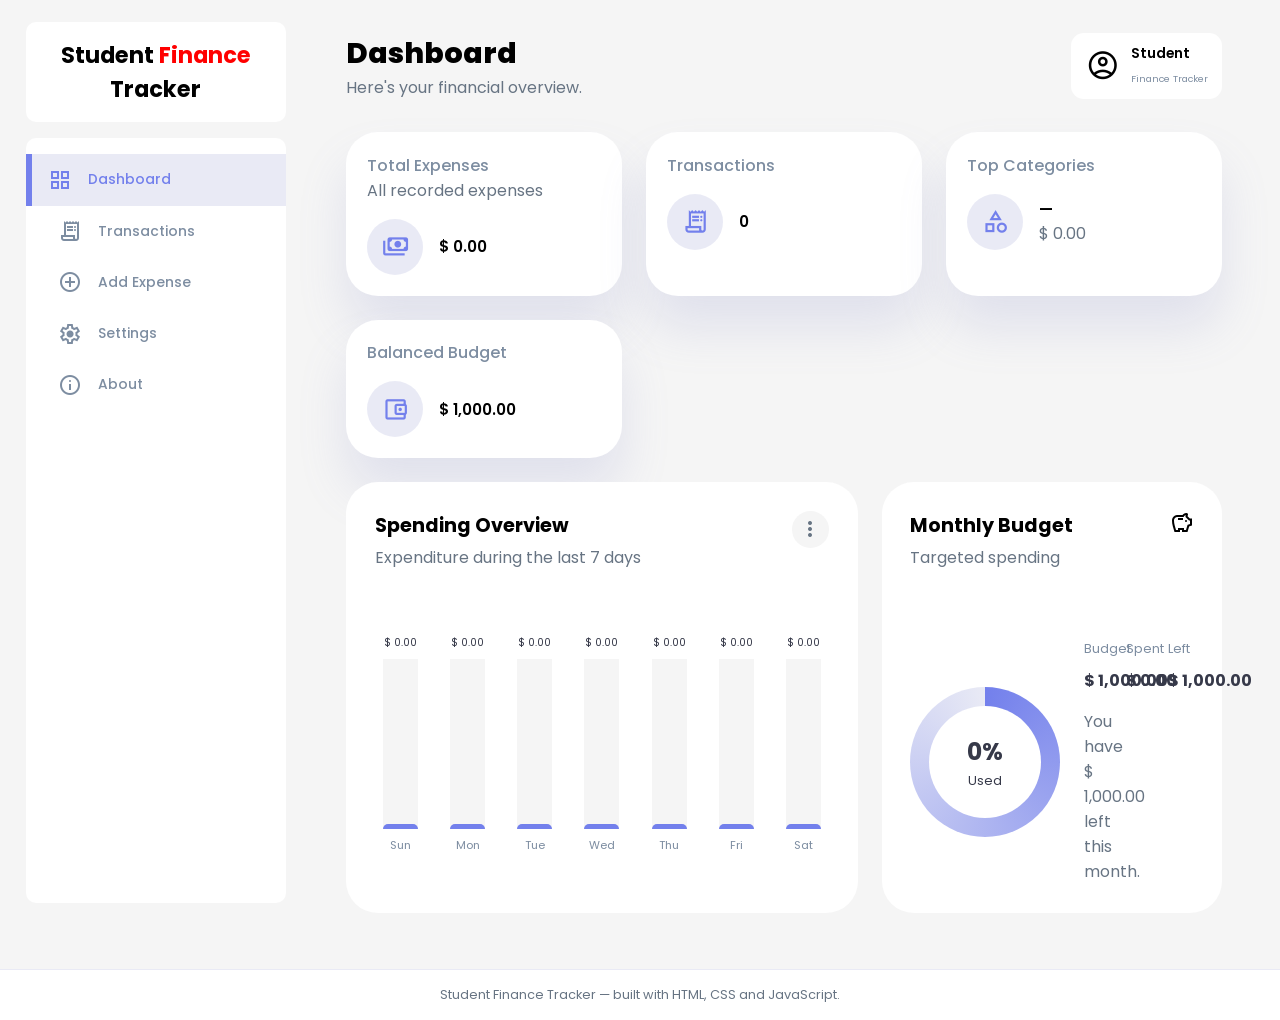
<file: index.html>
<!DOCTYPE html>
<html lang="en">
<head>
    <meta charset="UTF-8">
    <meta name="viewport" content="width=device-width, initial-scale=1.0">
    <title>Student Finance Tracker</title>
    <link rel="stylesheet" href="https://fonts.googleapis.com/css2?family=Material+Symbols+Outlined:opsz,wght,FILL,GRAD@24,400,0,0" />
    <link rel="preconnect" href="fonts.googleapis.com">
    <link rel="preconnect" href="https://fonts.gstatic.com" crossorigin>
    <link rel="stylesheet" href="https://fonts.googleapis.com/css2?family=Material+Symbols+Outlined:opsz,wght,FILL,GRAD@24,400,0,0">
    <link rel="stylesheet" href="https://fonts.googleapis.com/css2?family=Poppins:wght@400;500;600;700;800&display=swap">
    <link rel="stylesheet" href="https://fonts.googleapis.com/css2?family=Material+Symbols+Outlined:opsz,wght,FILL,GRAD@24,400,0,0" />
    <link rel="stylesheet" href="styles/styles.css">
</head>
<body>
    <a class="skip-link" href="#main-content">Skip to main content</a>

    <div class="container">
        
            <!-- aside section starts-->
         <aside>

            <div class="top">

                <div class="logo">
                    <h2>Student <span class="danger">Finance</span> Tracker</h2>
                </div>
            </div>
            <!--end of top section-->

            <div class="sidebar">
                <div>
                    <a href="#dashboard" class="nav-link">
                        <span class="material-symbols-outlined">grid_view</span>
                        <h3>Dashboard</h3>
                    </a>
                </div>
            
                <div>
                    <a href="#transactions" class="nav-link">
                        <span class="material-symbols-outlined">receipt_long</span>
                        <h3>Transactions</h3>
                    </a>
                </div>
                <div>
                    <a href="#add-expense" class="nav-link"> 
                        <span class="material-symbols-outlined">add_circle</span>
                        <h3>Add Expense</h3>
                    </a>
                </div>
                <div>
                    <a href="#settings" class="nav-link">
                        <span class="material-symbols-outlined">settings</span>
                        <h3>Settings</h3>
                    </a>
                </div>
                <div>
                    <a href="#about" class="nav-link" >
                        <span class="material-symbols-outlined">info</span>
                        <h3>About</h3>
                    </a>
            </div>

         
         <!-- aside section ends-->
        </aside> 
     

        <!-- main section starts-->
        <main id="main-content" tabindex="-1">

            <!--Top Section of the Dashboard-->
            <div class="main-top">
                <div>
                    <h1 id="page-title" tabindex="-1">Dashboard</h1>
                    <p id="page-subtitle">Here's your financial overview.</p>
                </div>
            

                <div class="profile">
                    <span class="material-symbols-outlined">account_circle</span>
                    <div>
                        <h3>Student</h3>
                        <small>Finance Tracker</small>
                    </div>    
                </div>
            </div>

            <p id="app-message" class="app-message" role="status" aria-live="polite"></p>

            <!--Dashboard Section-->
            <section id="dashboard" class="dashboard page-section">

                <!--Summary of Cards -->
                <div class="summary-cards">


                    <div class="card">
                        <div class="card-header">
                            <h3>Total Expenses</h3>
                            <p>All recorded expenses</p>
                        </div>

                        <div class="card-content">
                            <div class="card-icon">
                                <span class="material-symbols-outlined">
                                    payments
                                </span>
                            </div>

                            <div class="card-info">
                                <h2 id="total-spent">$300</h2>
                            </div>
                        </div>
                    </div>
                    

                
                    <!--Number of transactions card-->
                    <div class="card">
                        <div class="card-header">
                            <h3>Transactions</h3>
                        </div>

                        <div class="card-content">
                            <div class="card-icon">
                                <span class="material-symbols-outlined">
                                    receipt_long
                                </span>
                            </div>

                            <div class="card-info">
                                <h2 id="transaction-count">24</h2>
                            </div>
                        </div>
                    </div>


                    <!--Top Categories card-->
                    <div class="card">
                        <div class="card-header">
                            <h3>Top Categories</h3>
                        </div>
                        
                        <div class="card-content">
                            <div class="card-icon">
                                <span class="material-symbols-outlined">
                                    category
                                </span>
                            </div>

                            <div class="card-info">
                                <h2 id="top-category">Food</h2>
                                <p id="top-category-total"></p>
                            </div>
                        </div>
                    </div>


                    <!--Current Budget card-->
                    <div class="card">
                        <div class="card-header">
                            <h3>Balanced Budget</h3>
                        </div>

                        <div class="card-content">
                            <div class="card-icon">
                                <span class="material-symbols-outlined">
                                    account_balance_wallet
                                </span>
                            </div>

                            <div class="card-info">
                                <h2 id="dashboard-target">$1,000</h2>
                            </div>
                        </div>
                    </div>
                </div>    
                <!--Middle section of the Dashboard-->

                <div class="dashboard-grid">

                    <!--Spending overview-->
                    <div class="panel spending-overview">

                        <div class="panel-header">
                            <div>
                                <h2>Spending Overview</h2>
                                <p>Expenditure during the last 7 days</p>
                            </div>

                            <button class="icon-button" aria-label="More options">
                                <span class="material-symbols-outlined">
                                    more_vert
                                </span>
                            </button>
                        </div>


                        <!---Graphical representation with a chart-->
                        <div class="chart" id="chart">
                            <div class="chart-item">
                                <small>$50</small>
                                <div class="bar-container">
                                    <div class="bar" style="height: 40%;"></div>
                                </div>
                                <span>Mon</span>
                            </div>
                    
                            <div class="chart-item">
                                <small>$100</small>
                                <div class="bar-container">
                                    <div class="bar" style="height: 65%;"></div>
                                </div>
                                <span>Tues</span>
                            </div>

                            <div class="chart-item">
                                <small>$170</small>
                                <div class="bar-container">
                                    <div class="bar" style="height: 30%;"></div>
                                </div>
                                <span>Weds</span>
                            </div>

                            <div class="chart-item">
                                <small>$90</small>
                                <div class="bar-container">
                                    <div class="bar" style="height: 80%;"></div>
                                </div>
                                <span>Thurs</span>
                            </div>

                            <div class="chart-item">
                                <small>$150</small>
                                <div class="bar-container">
                                    <div class="bar" style="height: 55%;"></div>
                                </div>
                                <span>Fri</span>
                            </div>

                            <div class="chart-item">
                                <small>$300</small>
                                <div class="bar-container">
                                    <div class="bar" style="height: 90%;"></div>
                                </div>
                                <span>Sat</span>
                            </div>

                            <div class="chart-item">
                                <small>$30</small>
                                <div class="bar-container">
                                    <div class="bar" style="height: 45%;"></div>
                                </div>
                                <span>Sun</span>
                            </div>
                        </div>

                    </div>
                    
                    <!--Budget Target-->
                    <div class="panel budget-panel">
                        <div class="panel-header">
                            <div>
                                <h2>Monthly Budget</h2>
                                <p>Targeted spending</p>
                            </div>

                            <span class="material-symbols-outlined">
                                savings
                            </span>
                        </div>

                        <div class="budget-content">
                            <!-- Circular Progress -->
                            <div class="budget-circle">
                                <div>
                                    <strong id="budget-percent">82%</strong>
                                    <span>Used</span>
                                </div>
                            </div>
                            
                            <!-- Budget Details -->
                            <div class="budget-details">
                                <div class="budget-item">
                                    <span>Budget</span>
                                    <strong id="budget-total">$1000</strong>
                                </div>

                                <div class="budget-item">
                                    <span>Spent</span>
                                    <strong id="budget-spent">$800</strong>
                                </div>

                                <div class="budget-item">
                                    <span>Left</span>
                                    <strong id="budget-left">$200</strong>
                                </div>
                                <p id="budget-status" class="budget-status" role="status" aria-live="polite"></p>
                            </div>
                        </div>
                    </div>
                </div>        
            </section>

            <!--Transactions section-->
            <section id="transactions" class="page-section">
                <div class="transaction-header">
                    <a href="#add-expense" class="primary-button">
                        <span class="material-symbols-outlined">add</span>
                        Add Expense
                    </a>
                </div>

                <div class="transaction-toolbar">

                    <div class="search-box">
                        <span class="material-outlined">search</span>
                        <input 
                            type="search"
                            id="search"
                            placeholder="search transactions"
                            aria-label="search transactions">
                    </div>

                    <select id="category-filter" aria-label="Filter by category">
                        <option value="all">All Categories</option>
                        <option value="food">Food</option>
                        <option value="books">Books</option>
                        <option value="transport">Transport</option>
                        <option value="entertainment">Entertainmentzzz</option>
                        <option value="fees">Fees</option>
                        <option value="other">Other</option>
                    </select>

                    <select id="sort-by" aria-label="Sort transactions">
                        <option value="date-desc">Latest</option>
                        <option value="date-asc">Oldest</option>
                        <option value="amount-desc">Highest Amount</option>
                        <option value="amount-asc">Lowest Amount</option>
                        <option value="name-asc">Name A-Z</option>
                    </select>

                </div> 
                
                <br><br>

                <div class="panel transactions-panel">
                    <div class="table-container">

                        <table>
                            <thead>
                                <tr>
                                    <th>Description</th>
                                    <th>Category</th>
                                    <th>Date</th>
                                    <th>Amount</th>
                                    <th>Actions</th>
                                </tr>
                            </thead>

                            <tbody id="transactions-body">
                                <!--Javascript will create the elements for the table here-->
                            </tbody>
                        </table>
                    </div>
                </div>

            </section>

            <!--Add Expense Section-->
            <section id ="add-expense" class="page-section">

                <div class="form-panel">

                    <form id="expense-form" novalidate>

                        <div class="form-grid">

                            <div class="form-group">

                                <label for="description">Description</label>

                                <input
                                    type="text"
                                    id="description"
                                    name="description"
                                    placeholder="e.g. Breakfast"
                                    aria-describedby="description-error"
                                    required
                                >    
                                <small id="description-error" class="error-message"></small>
                            </div>

                            <div class="form-group">
                                <label for="amount">Amount</label>

                                <div class="amount-input">
                                    <span>$</span>
                                    <input 
                                        type="text"
                                        id="amount"
                                        name="amount"
                                        placeholder="0.00"
                                        inputmode="decimal"
                                        aria-describedby="amount-error"
                                        required
                                >    
                                </div>

                                <small id="amount-error" class="error-message"></small>
                            </div>

                            <div class="form group">
                                <label for="category">Category</label>
                                <input
                                    type="text"
                                    id="category"
                                    name="category"
                                    placeholder="e.g. Transport"
                                    aria-describedby="category-error"
                                    required
                                >
                                <small id="category-error" class="error-message"></small>    
                            </div>

                            <div class="form group">
                                <label for="date">Date</label>
                                <input 
                                    type="date"
                                    id="date"
                                    name="date"
                                    aria-describedby="date-error"
                                    required
                                >
                                <small id="date-error" class="error-message"></small>
                            </div>

                        </div>

                        <div class="form-action">
                            <button type="reset" class="secondary-button">
                                Cancel
                            </button>

                            <button type="submit" class="primary-button">
                                <span classs="material-symbols-outlined">save</span>
                                Save 
                            </button>
                        </div>
                    
                    </form>

                </div>
            </section>

            <!--Settings Section-->
            <section id="settings" class="page-section">

                <div class="settings-grid">

                    <div class="settings-card">
                        <div class="setting-icons">
                            <span class="material-symbols-outlined">
                                currency_exchange
                            </span>
                        </div>

                        <div>
                            <h2>Currency</h2>
                            <p>Choose your preferred currency. Exchange rates are manual, with USD as the base.</p>
                        </div>

                        <select id="base-currency">
                            <option value="USD">US Dollar (USD)</option>
                            <option value="EUR">Euro (EUR)</option>
                            <option value="RWF">Rwandan Franc (RWF)</option>
                        </select>
                        <label for="rate-eur">EUR per USD</label>
                        <input type="number" id="rate-eur" min="0" step="any">
                        <label for="rate-rwf">RWF per USD</label>
                        <input type="number" id="rate-rwf" min="0" step="any">
                        <button type="button" class="secondary-button" id="save-currency-settings">Save currency settings</button>
                    </div>

                    <div class="panel settings-card">
                        <div class="settings-icon">
                            <span class="material-symbols-outlined">flags</span>
                        </div>

                        <div>
                            <h2>Monthly Target</h2>
                            <p>Set your max monthly spending</p>
                        </div>

                        <input 
                            type="number"
                            id="monthly-target"
                            placeholder="300000"
                            min="0"
                            step="0.01"
                        >
                        <button type="button" class="secondary-button" id="save-target">Save target</button>
                    </div>

                    <div class="panel setting-cards">
                        <div class="settings-icon">
                            <span class="material-symbols-outlined">database</span>
                        </div>

                        <div>
                            <h2>Data</h2>
                            <p>Export or import your transactions here.</p>
                        </div>

                        <div class="settings-actions">
                            <button class="secondary-button" id="export-data">
                                <span class="material-symbols-outlined">download</span>
                                Export
                            </button>

                            <label for="import-data" class="secondary-button">
                                <span class="material-symbols-outlined">upload</span>
                                Import
                            </label>

                            <input 
                                type="file"
                                id="import-data"
                                accept=".json"
                                hidden
                            >
                        </div>
                    </div>

                </div>

            </section>


            <!--The About section-->
            <section id="about" class="page-section">

                <div class="about-panel">
                    <span class="material-symbols-outlined">
                        account_balance_wallet
                    </span>

                    <h2>Student Finance tracker</h2>

                    <p>
                        Student Finance Tracker is a simple web application designed to help student record, monitor and be aware of their financial spending daily
                    </p>

                    <div class="about-details">

                        <div>
                            <span>Built with HTML, CSS and JAvaScript by BOYO DAVID for ALU</span>
                        </div>

                        <div>
                            <span>It operates on mobile, tablet, laptops and even desktops</span>
                        </div>

                        <div>
                            <span>Your data is stored locally on your browser</span>
                        </div>
                    </div>

                    <footer>
                        <p>Contact: <a href="https://github.com/dboyo-lgtm"> My Github page</a></p>

                        <p>My email: <a href="d.boyo@alustudent.com">"d.boyo@alustudent.com"</a></p>
                    </footer>

                </div>
            </section>

            
        </main>
        <!-- main section ends-->


    
    </div>

    <footer class="site-footer">
        <p>Student Finance Tracker — built with HTML, CSS and JavaScript.</p>
    </footer>

    <script type="module" src="scripts/main.js"></script>
     
    
</body>
</html>
</file>
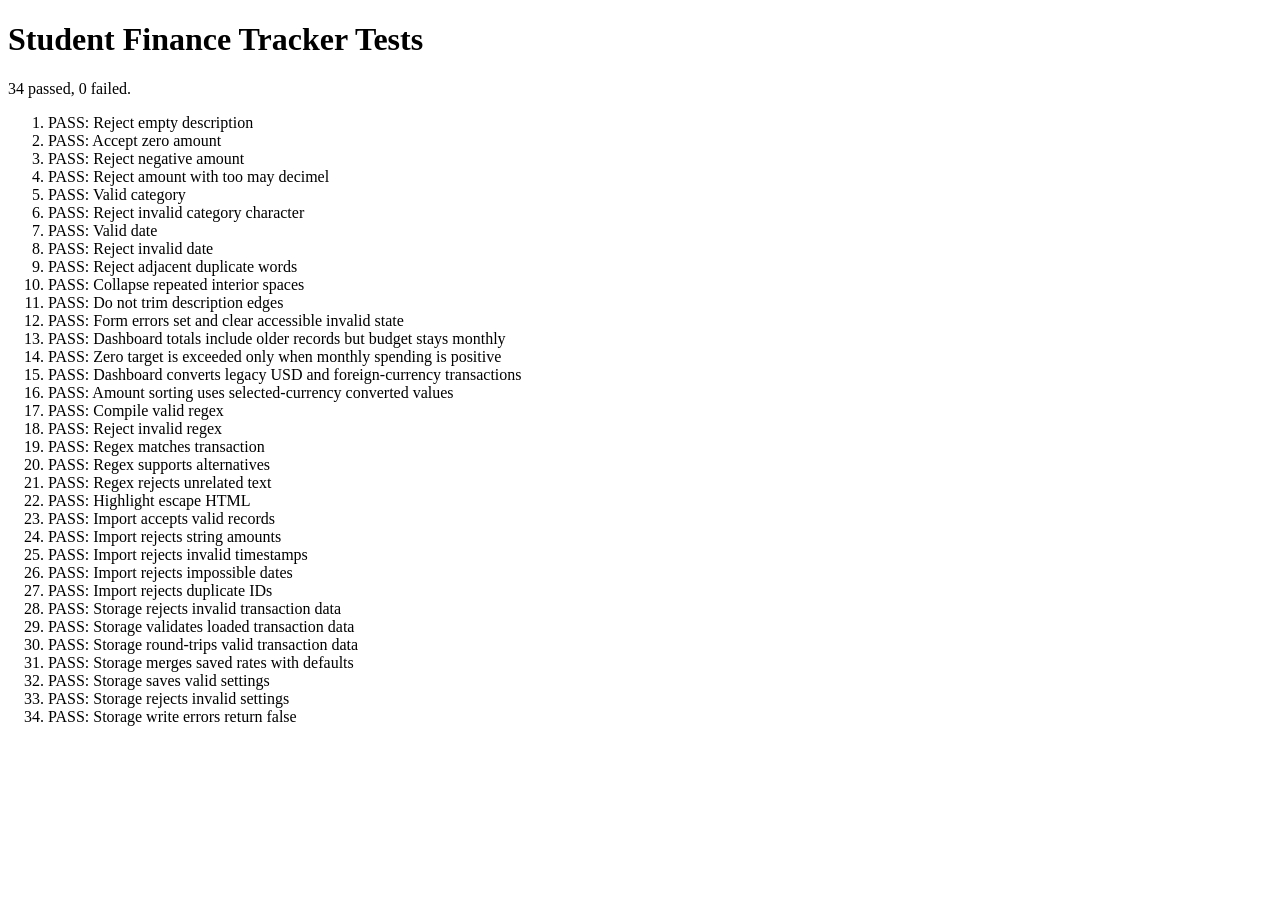
<file: test.html>
<!DOCTYPE html>
<html lang="en">
<head>
    <meta charset="UTF-8">
    <meta name="viewport" content="width=device-width, initial-scale=1.0">
    <title>Student Finance Tracker Test</title>
</head>
<body>
    
    <!--Display the test page heading-->
    <h1>Student Finance Tracker Tests</h1>
    <p id="summary" aria-live="polite">Running tests...</p>

    <ol id="results"></ol>
    

    <script type="module">
//Imports all the data from all the other javascript files

        import {
            valid,
            normalizeDescription,
            validateImport
        } from "./scripts/validator.js";
        import {
            loadData,
            loadSettings,
            saveData,
            saveSettings
        } from "./scripts/storage.js";

        import {
            compileRegex,
            matches,
            highlight,
        } from "./scripts/search.js";

        import { load } from "./scripts/storage.js";
        import {
            setFormError,
            clearFormErrors,
            dashboardStats,
            filterTransactions
        } from "./scripts/ui.js";

        //Find the HTML elements used to display results.
        const results = document.querySelector("#results");
        const summary = document.querySelector("#summary");

        let passed = 0;
        let failed = 0;
        // The test runner function used to execute test, callbacks and gives outcomes to the DOM
        function test(name, callback) {
            const item = document.createElement("li");

        try {
            if(!callback()) {
                throw new Error("Test returned false");
            }

            item.textContent = `PASS: ${name}`;
            item.className = "pass";

            passed++;

        } catch (error) {

            item.textContent =
                `FAIL: ${name} - ${error.message}`;
            
            item.className = "fail";
            
            failed++;
        }
        
        results.appendChild(item);
        }
        //ALL FIELD VALIDATION TESTs
       
        test("Reject empty description", () =>
            !valid("", "description")
        );
        
        test("Accept zero amount", () =>
            valid("0", "amount")
        );

        test("Reject negative amount", () =>
            !valid("-5", "amount")
        );
        test("Reject amount with too may decimel", () =>
            !valid("12.555", "amount")
        );
        test("Valid category", () =>
            valid("Transport", "category")
        );
        test("Reject invalid category character", () =>
            !valid("<script>", "category")
        );
        test("Valid date", () =>
            valid("2026-10-10", "date")
        );
        test("Reject invalid date", () =>
            !valid("2026-02-30", "date")
        );
        test("Reject adjacent duplicate words", () =>
            !valid("Coffee coffee", "description")
        );
        test("Collapse repeated interior spaces", () =>
            normalizeDescription("Bus   ticket") === "Bus ticket"
        );
        test("Do not trim description edges", () =>
            !valid(normalizeDescription(" Bus ticket "), "description")
        );
        test("Form errors set and clear accessible invalid state", () => {
            const fixture = document.createElement("div");
            fixture.innerHTML = `
                <input id="description">
                <small id="description-error"></small>
                <input id="amount">
                <small id="amount-error"></small>
                <input id="category">
                <small id="category-error"></small>
                <input id="date">
                <small id="date-error"></small>
            `;
            document.body.appendChild(fixture);

            try {
                setFormError("description", "Invalid description.");
                const setState =
                    fixture.querySelector("#description").getAttribute("aria-invalid") === "true" &&
                    fixture.querySelector("#description-error").textContent === "Invalid description.";

                clearFormErrors();
                return setState &&
                    !fixture.querySelector("#description").hasAttribute("aria-invalid") &&
                    fixture.querySelector("#description-error").textContent === "";
            } finally {
                fixture.remove();
            }
        });
        test("Dashboard totals include older records but budget stays monthly", () => {
            const now = new Date();
            const currentDate = `${now.getFullYear()}-${String(now.getMonth() + 1).padStart(2, "0")}-01`;
            const stats = dashboardStats([
                { date: "2025-01-01", amount: 80, category: "Books" },
                { date: currentDate, amount: 20, category: "Food" }
            ], { currency: "USD", target: 100 });

            return stats.count === 2 &&
                stats.total === 100 &&
                stats.monthlyTotal === 20 &&
                stats.topCategory === "Books";
        });
        test("Zero target is exceeded only when monthly spending is positive", () => {
            const now = new Date();
            const currentDate = `${now.getFullYear()}-${String(now.getMonth() + 1).padStart(2, "0")}-01`;
            const below = dashboardStats([], { currency: "USD", target: 0 });
            const over = dashboardStats([
                { date: currentDate, amount: 1, category: "Food" }
            ], { currency: "USD", target: 0 });

            return !below.overBudget && over.overBudget;
        });
        test("Dashboard converts legacy USD and foreign-currency transactions", () => {
            const now = new Date();
            const currentDate = `${now.getFullYear()}-${String(now.getMonth() + 1).padStart(2, "0")}-01`;
            const rates = { EUR: 0.92, RWF: 1400 };
            const convertAmount = (amount, from, to, exchangeRates) => {
                const usd = from === "EUR" ? amount / exchangeRates.EUR
                    : from === "RWF" ? amount / exchangeRates.RWF
                    : amount;
                return to === "EUR" ? usd * exchangeRates.EUR
                    : to === "RWF" ? usd * exchangeRates.RWF
                    : usd;
            };
            const stats = dashboardStats([
                { date: currentDate, amount: 100, category: "Food" },
                { date: currentDate, amount: 46, currency: "EUR", category: "Books" }
            ], { currency: "RWF", target: 300000, rates }, convertAmount);

            return stats.total === 210000 &&
                stats.monthlyTotal === 210000 &&
                stats.budget === 300000;
        });
        test("Amount sorting uses selected-currency converted values", () => {
            const rates = { EUR: 0.92, RWF: 1400 };
            const convertAmount = (amount, from, to, exchangeRates) => {
                const usd = from === "EUR" ? amount / exchangeRates.EUR
                    : from === "RWF" ? amount / exchangeRates.RWF
                    : amount;
                return to === "EUR" ? usd * exchangeRates.EUR
                    : to === "RWF" ? usd * exchangeRates.RWF
                    : usd;
            };
            const transactions = [
                { id: "usd", amount: 100, date: "2026-01-01", currency: "USD" },
                { id: "eur", amount: 50, date: "2026-01-02", currency: "EUR" }
            ];
            const sorted = filterTransactions(
                transactions,
                { sort: "amount-desc" },
                transaction => convertAmount(
                    transaction.amount,
                    transaction.currency,
                    "RWF",
                    rates
                )
            );

            return sorted.data[0].id === "usd";
        });
        test("Compile valid regex", () =>
            compileRegex("coffee") instanceof RegExp
        );
        test("Reject invalid regex", () =>
            compileRegex("[") === null
        );
        test("Regex matches transaction", () =>
            matches("Coffee at campus", compileRegex("coffee"))
        );
        test("Regex supports alternatives", () =>
            !matches("Bus ticket", compileRegex("coffee|tea"))
        );
        test("Regex rejects unrelated text", () =>
            !matches("Bus ticket", compileRegex("coffee"))
        );
        test("Highlight escape HTML", () =>
            highlight("<script>", null) === "&lt;script&gt;"
        );
        const validImportRecord = (overrides = {}) => ({
            id: "rec_1",
            description: "Lunch",
            amount: 12.5,
            category: "Food",
            date: "2026-10-10",
            createdAt: "2026-10-10T12:00:00.000Z",
            updatedAt: "2026-10-10T12:00:00.000Z",
            ...overrides
        });

        test("Import accepts valid records", () =>
            validateImport([validImportRecord()])
        );
        test("Import rejects string amounts", () =>
            !validateImport([validImportRecord({ amount: "12.50" })])
        );
        test("Import rejects invalid timestamps", () =>
            !validateImport([validImportRecord({ createdAt: "not a timestamp" })])
        );
        test("Import rejects impossible dates", () =>
            !validateImport([validImportRecord({ date: "2026-02-30" })])
        );
        test("Import rejects duplicate IDs", () => {
            return !validateImport([
                validImportRecord(),
                validImportRecord({
                    description: "Books",
                    date: "2026-10-11",
                    id: "rec_1"
                })
            ]);
        });

        test("Storage rejects invalid transaction data", () =>
            !saveData([{ id: "invalid" }])
        );
        test("Storage validates loaded transaction data", () => {
            const key = "student-finance-data";
            const previous = localStorage.getItem(key);

            try {
                localStorage.setItem(key, JSON.stringify([{ id: "invalid" }]));
                return loadData().length === 0;
            } finally {
                if (previous === null) localStorage.removeItem(key);
                else localStorage.setItem(key, previous);
            }
        });
        test("Storage round-trips valid transaction data", () => {
            const key = "student-finance-data";
            const previous = localStorage.getItem(key);

            try {
                const records = [validImportRecord()];
                return saveData(records) &&
                    JSON.stringify(loadData()) === JSON.stringify(records);
            } finally {
                if (previous === null) localStorage.removeItem(key);
                else localStorage.setItem(key, previous);
            }
        });
        test("Storage merges saved rates with defaults", () => {
            const key = "student-finance-settings";
            const previous = localStorage.getItem(key);

            try {
                localStorage.setItem(key, JSON.stringify({
                    currency: "USD",
                    target: 1000,
                    rates: { EUR: 0.95 }
                }));
                const settings = loadSettings({
                    currency: "USD",
                    target: 1000,
                    monthlyBudget: 1000,
                    categories: [],
                    exchangeRates: { EUR: 0.92, RWF: 1400, CAD: 1.36 }
                });

                return settings.exchangeRates.EUR === 0.95 &&
                    settings.exchangeRates.RWF === 1400 &&
                    settings.exchangeRates.CAD === 1.36 &&
                    settings.rates.EUR === 0.95 &&
                    settings.rates.RWF === 1400;
            } finally {
                if (previous === null) localStorage.removeItem(key);
                else localStorage.setItem(key, previous);
            }
        });
        test("Storage saves valid settings", () => {
            const key = "student-finance-settings";
            const previous = localStorage.getItem(key);

            try {
                const settings = {
                    currency: "USD",
                    target: 1000,
                    monthlyBudget: 1000,
                    exchangeRates: { EUR: 0.92, RWF: 1400 }
                };
                return saveSettings(settings) &&
                    JSON.parse(localStorage.getItem(key)).monthlyBudget === 1000;
            } finally {
                if (previous === null) localStorage.removeItem(key);
                else localStorage.setItem(key, previous);
            }
        });
        test("Storage rejects invalid settings", () =>
            !saveSettings({
                currency: "USD",
                target: -1,
                exchangeRates: { EUR: 0.92, RWF: 1400 }
            })
        );
        test("Storage write errors return false", () => {
            const originalSetItem = Storage.prototype.setItem;

            try {
                Storage.prototype.setItem = () => {
                    throw new Error("Storage unavailable");
                };
                return !saveData([validImportRecord()]) &&
                    !saveSettings({
                        currency: "USD",
                        target: 1000,
                        exchangeRates: { EUR: 0.92, RWF: 1400 }
                    });
            } finally {
                Storage.prototype.setItem = originalSetItem;
            }
        });
       
        summary.textContent = `${passed} passed, ${failed} failed.`;
        
        </script>
</body>
</html>
</file>
<file: styles/styles.css>
:root {
    --clr-primary: #7380ec;
    --clr-danger: #ff0000;
    --clr-color-success: #41f1b6;
    --clr-white: #ffffff;
    --clr-info-dark: #7d8da1;
    --clr-info-light: #f5f5f5;
    --clr-dark: #363949;
    --clr-warning: #ff4edc;
    --clr-light: rgba(132, 139, 200, 0.18);
    --clr-primary-variant: #111e88;
    --clr-dark-variant: #677483;
    --clr-color-background: #f5f5f5;

    --card-border-radius: 2rem;
    --border-radius-1: 0.4rem;
    --border-radius-2: 0.8rem;
    --border-radius-3: 1.2rem;

    --card-padding: 1.8rem;
    --padding-1: 1.2rem;
    --box-shadow-1: 0 2rem 3rem var(--clr-light);  
 }

.skip-link {
    position: absolute;
    top: 1rem;
    left: 1rem;
    z-index: 1000;
    padding: 0.75rem 1rem;
    color: var(--clr-dark);
    background: var(--clr-white);
    border-radius: var(--border-radius-1);
    transform: translateY(calc(-100% - 1rem));
}

.skip-link:focus {
    transform: translateY(0);
    outline: 2px solid var(--clr-primary);
    outline-offset: 2px;
}

.site-footer {
    padding: 1rem;
    text-align: center;
    color: var(--clr-dark-variant);
    font-size: 0.8rem;
    border-top: 1px solid var(--clr-light);
    background: var(--clr-white);
}

:focus-visible {
    outline: 3px solid var(--clr-primary-variant);
    outline-offset: 3px;
}







*{
    margin: 0;
    padding: 0;
    box-sizing: border-box;
    text-decoration: none;
    border: none;
    list-style: none;
    appearance: none;
}


body {
    font-family: poppins, sans-serif;
    width: 100vw;
    height: 100vh;
    font-size: 1rem;
    user-select: none;
    overflow-x: hidden;
    background: var(--clr-color-background);
}

.container{
    display: grid;
    grid-template-columns: 260px 1fr;
    min-height: 100vh; 
    width: 96%;
    gap: 1.8rem;
    background-color: var(--clr-color-background);
    margin: 0 auto;
}

.dashboard-container{
    width: 100%;
    max-width: 1400px;
    margin: 0 auto;
    padding: 1rem;
}

a{
    color: var(--clr-dark); 
}
h1{
    font-weight: 800;
    font-size: 1.8rem;
}
h2{
    font-size: 1.4rem;
}
h3{
    font-size: 0.87rem;
}
h4{
    font-size: 0.8rem;
}
h5{
    font-size: 0.77rem;
}

small{
    font-size: 0.6rem;
}
.profile-photo{
    width: 2.8rem;
    height: 2.8rem;
    border-radius: 50%;
    overflow: hidden; 
}
.text-muted{
    color: var(--clr-info-dark);
}
p{
    color: var(--clr-dark-variant);
}
b{
    color: var(--clr-dark);
}
.primary{
    color: var(--clr-primary);
}
.success{
    color: var(--clr-color-success);
}
.danger{
    color: var(--clr-danger);
}
.warning{
    color: var(--clr-warning);
}

/* aside */

aside{
    height: 100vh;
} 

aside .top{
    background-color: var(--clr-white);
    display: flex;
    text-align: center;
    justify-content: space-around;
    align-items: center;
    margin-top: 1.4rem;
    padding: 1rem;
    border-radius: 10px;
}

aside .logo{
    display: flex;
    gap: 1rem;
}

aside .top div.close{
    display: none;
}

/******** Sidebar Styles ********/

aside .sidebar{
    background-color: var(--clr-white);
    display: flex;
    flex-direction: column;
    height: 85vh;
    position: relative;
    top: 1rem;
    padding-top: 1rem;
    border-radius: 10px;
}

aside h3{
    font-weight: 500;
}

aside .sidebar a{
    display: flex;
    color: var(--clr-info-dark);
    margin-left: 2rem;
    gap: 1rem;
    align-items: center;
    height: 3.2rem;
    transition: all 0.1s ease;
}

.aside .sidebar a span{
    font-size: 1.6rem;
    transition: all 0.1s ease-in;

}

aside .sidebar a.active{
    background-color: var(--clr-light);
    color: var(--clr-primary );
    margin-left: 0;
    border-radius: 5px solid var(--clr-primary);

}

aside .sidebar a.active::before{
    content: '';
    width: 6px;
    height: 100%;
    background-color: var(--clr-primary);
}

aside .sidebar a:hover{
    color: var(--clr-primary);

}

aside .sidebar a:hover span{
    margin-left: 1rem;
    transition: 0.4s ease-in-out;
}

aside .sidebar a span.msg_count{
    background: var(--clr-danger);
    color: var(--clr-white);
    padding: 0.1rem 0.4rem;
    font-size: 0.6rem;
    border-radius: var(--border-radius-1);
}


/*** Start Main section Style*****/
main {
   padding: 2rem;
   width: 100%;
   max-width: 100%;
   box-sizing: border-box;
}

/*** The Top section of the main***/

.main-top{
    display: flex;
    justify-content: space-between;
    align-items: center;
    margin-bottom: 2rem;
}

.app-message:empty {
    display: none;
}

.app-message:not(:empty) {
    margin: -1rem 0 1.5rem;
    color: var(--clr-danger);
}

main > section[hidden],
main > section[style*="display: none"] {
    display: none !important;
}

.profile {
    display: flex;
    align-items: center;
    gap: 0.7rem;
    background: var(--clr-white);
    padding: 0.6rem 0.9rem;
    border-radius: var(--border-radius-2)
}

.profile span{
    font-size: 2.1rem;
}

.profile h3{
    font-weight: 600;
}

.profile small {
    color: var(--clr-info-dark);
    margin-top: 0;
}

/**** Dashboard ****/
.dashboard {
    width: 100%;
}

/***** Summary cards styling *****/
.summary-cards {
    display: grid;
    grid-template-columns: repeat(auto-fit, minmax(220px, 1fr));
    gap: 1.5rem;
    margin-bottom: 1.5rem;
}



.card {
    background-color: var(--clr-white);
    padding: 1.3rem;
    border-radius: var(--card-border-radius);
    box-shadow: var(--box-shadow-1, none);

    display: flex;
    flex-direction: column;
    align-items: flex-start;
    gap: 1rem;
    
    transition: 0.4s ease;
}

.card:hover {
    box-shadow: var(--box-shadow-1);
    transform: translateY(-1px)
}

.card-header {
    width: 100%;
}

.card-header h3 {
    color: var(--clr-info-dark);
    font-weight: 500;
    margin: 0;
    font-size: 1rem;
}

.card-content {
    display: flex;
    align-items: center;
    gap: 1rem;
    width: 100%;
}

.card-icon {
    width: 3.5rem;
    height: 3.5rem;
    border-radius: 50%;
    background: var(--clr-light);

    display: flex;
    justify-content: center;
    align-items: center;

    color: var(--clr-primary);
    flex-shrink: 0;
}

.card-icon span {
    font-size: 1.7rem;
}

.card-info {
    min-width: 0;
}

.card-info h2 {
    font-size: 0.95rem;
    margin-top: 0.25;
    font-weight: 600;
}

/**** The dashboard grid ****/
.dashboard-grid {
    display: grid;
    grid-template-columns: 1.5fr 1fr;
    gap: 1.5rem;
    margin-bottom: 1.5rem;
}

/** The style for the panel**/

.panel {
    background: var(--clr-white);
    border-radius: var(--card-border-radius);
    padding: var(--card-padding);
}


.panel-header {
    display: flex;
    justify-content: space-between;
    align-items: flex-start;
    margin-bottom: 1.5rem;
}

.panel-header h2 {
    font-size: 1.2rem;
}

.panel-header p {
    font-size: 0.75;
    margin-top: 0.3rem;
}

.icon-button {
    width: 2.3rem;
    height: 2.3rem;
    border-radius: 50%;
    background: var(--clr-info-light);
    color: var(--clr-dark-variant);
    display: flex;
    align-items: center;
    justify-content: center;
    transition: 0.2s ease;
}

.icon-button:hover {
    background: var(--clr-light);
    color: var(--clr-primary);
}

/***Styling of the bar chart****/

.chart {
    height: 260px;
    display: flex;
    justify-content: space-around;
    align-items: flex-end;
    gap: 1rem;
    padding: 1rem 0 0;
}

.chart-item {
    height: 100%;
    flex: 1;
    display: flex;
    flex-direction: column;
    align-items: center;
    justify-content: flex-end;
    gap: 0.5rem;
    min-width: 0;
}

.chart-item > span {
    font-size: 0.7rem;
    color: var(--clr-info-dark);
}

.chart-item small{
    color: var(--clr-dark);
    font-size: 0.65rem;
}

.bar-container {
    width: 100%;
    max-width: 35px;
    height: 170px;
    display: flex;
    align-items: flex-end;
    background: var(--clr-info-light);
    overflow: hidden;
}

.bar {
    width: 100%;
    background: var(--clr-primary);
    border-radius: 10px 10px 0 0;
    min-height: 5px;
    transition: height 0.5s ease;
}

.bar:hover {
    background: var(--clr-primary-variant);
}

/**** Styling of the Target Budget ******/

.budget-content {
    display: grid;
    grid-template-columns: minmax(120px, 150px) minmax(0, 1fr);
    align-items: center;
    gap: 1.5rem;
    margin-top: 4.4rem;
}

/*** Circular progress of the target budgett**/
.budget-circle {
    width: 150px;
    height: 150px;
    border-radius: 50%;
    background: conic-gradient(
            var(--clr-primary) var(--percent, 82%),
            var(--clr-light)
        );
    display: flex;
    justify-content: center;
    align-items: center;
    position: relative;
    flex-shrink: 0;
}

.budget-circle::before {
    content: "";
    width: 112px;
    height: 112px;
    background: var(--clr-white);
    border-radius: 50%;
    position: absolute;
}

.budget-circle div {
    position: relative;
    display: flex;
    flex-direction: column;
    align-items: center;
    gap: 0.2rem;
}

.budget-circle strong {
    font-size: 1.5rem;
    color: var(--clr-dark);
}

.budget-circle span {
    color: var(--clr-dark);
    font-size: 0.8rem;
}

.budget-details {
    display: grid;
    grid-template-columns: repeat(3, minmax(0, 1fr));
    gap: 1rem;
    min-width: 0;
}

.budget-item {
    display: flex;
    flex-direction: column;
    gap: 0.6rem;
    min-width: 0;
}

.budget-item span {
    color: var(--clr-info-dark);
    font-size: 0.8rem;
}

.budget-item strong {
    font-size: 1rem;
    color: var(--clr-dark);
    white-space: nowrap;
}


/*** Styling the Transaction section****/
#transaction {
    width: 100%;
    min-width: 0;
}

.transaction-header {
    display: flex;
    justify-content: space-between;
    align-items: center;
    gap: 1rem;
    margin-bottom: 1.75rem;
}

.transaction-toolbar{
    display: flex;
    align-items: center;
    gap: 0.6rem;
    flex: 1;
    min-width: 220px;
    max-width: 450px;
    padding: 0.75rem 1rem;
    background: white;
    border: 1px;
    border-radius: 0.75rem;
}

.primary-button:hover {
    opacity: 0.9;
}

.filter{
    display: grid;
    padding: 1rem;
    grid-template-columns: 1fr 180px 180px;
    gap: 1rem;
    margin-bottom: 1.5rem;
    background: var(--clr-info-light);
    border-radius: var(--card-border-radius)
    
}

.search-box {
    display: flex;
    align-items: center;
    gap: .5rem;
    padding: 0 .8rem;
    background: var(--clr-info-light);
    border-radius: 1px;
}

.search-box span {
    color: var(--clr-dark-variant);
}

.search-box input,
.filters select {
    width: 100%;
    height: 2.7rem;
    border: 0;
    outline: 0;
    background: transparent;
    font-size: .7rem;

}

.filters select{
    background: var(--clr-dark);
    padding: 0 .7rem
}

.table-container {
    overflow-x: auto;
}

table {
    width: 100%;
    min-width: 650px;
    border-collapse: collapse;
}

th,
tb {
    padding: .9rem .7rem;
    text-align: left;
    border-bottom: 1px solid var(--clr-info-light);
    font-size: 0.7rem;
}

th {
    color: var(--clr-info-dark);

}

.action-button:hover {
    color: var(--clr-primary);
}


/** Styling the form **/

.form-panel {
    background: var(--clr-white);
    padding: 2rem;
    border-radius: var(--radius-sm);
}

.form-grid {
    display: grid;
    grid-template-columns: repeat(2, 1fr);
    gap: 1.3rem;
}

.form-group {
    display: flex;
    flex-direction: column;
    gap: 0.4rem;
}

.form-group input,
.settings-card select,
.settings-card input {
    height: 2.8rem;
    padding: 0 .8rem;
    border: 1px solid #ddd;
    border-radius: var(--radius-sm);
    outline: none;
    font-size: .7rem;
}

.form-group input:focus,
.settings-card input:focus,
.settings-card select:focus {
    border-color: var(--clr-primary);
}

.amount-input {
    display: flex;
    height: 2.8rem;
    border: 1px solid #ddd;
    border-radius: var(--radius-sm);
    overflow: hidden;
}

.amount-input span{
    display: grid;
    place-items: center;
    padding: 0 .7rem;
    background: var(--clr-danger);
    font-size: .7rem;
}

.amount-input input{
    border: 0;
    width: 100%;
}

.error-message {
    color: var(--clr-danger);
    font-size: .6rem;
    
}

.forms-actions {
    display: flex;
    justify-content: flex-end;
    gap: .7rem;
    margin-top: i.5rem;
    padding-top: 1.2rem;
    border-top: 1px solid var(--clr-info-light);
}


/*** Styling for setting ***/

.settings-grid {
    display: grid;
    grid-template-columns: repeat(auto, minmax(300px, 1fr));
    gap: 1.5rem;
    margin-top: 1.5rem;
}

.settings-card {
    background-color: var(--clr-white, #ffffff);
    padding: 1.5rem;
    border-radius: 1rem;
    box-shadow: 0 4px 12px rgba(0, 0, 0, 0.05);
    flex-direction: column;
    display: flex;
    grid-template-columns: auto 1frs;
    gap: 1.rem;
    transition: transform 0.2s ease,box-shadow 0.2s ease;

}

.setting-icon {
    width: 3rem;
    height: 3rem;
    display: flex;
    place-items: center;
    justify-content: center;
    border-radius: 50%;
    background: var(--clr-light);
    color: var(--clr-primary);
    font: size 1.2rem;
    flex-shrink: 0;
}

.settings-card-info h2 {
    font-size: 1rem;
    font-weight: 600;
    margin-bottom: 0.2rem;
    color: var(--clr-dark)
}

.settings-card-info p {
    font-size: 0.85rem;
    color:var(--clr-muted, #64748b)
}

.settings-card select select,
.settings-card input [type="text"]
.settings-card input [type="number"] {
    width: 100%;
    padding: 0.75rem 1rem;
    border-radius: 0.5rem;
    border: 1px solid var(--clr-border,#e2e8f0);
    background: var(--clr-info-light);
    font-size: 0.9rem;
    outline:none;
    transition: border-color 0.2s ease;
}
.settings-actions {
    display: flex;
    gap: 0.75rem;
}

.settings-btn{
    display: inline-flex;
    align-items: center;
    gap: 0.rem;
    padding:0.6rem 1.2rem;
    border: radius 0.5rem;
    font-size:0.875rem;
    font-weight: 500;
    cursor:pointer;
    border: 1px solid var(--clr-border, #e2e8f0);
    background: var(--clr-white);
    color: var(--clr-dark);
    transition: all 0.2s ease;;

}

.settings-btn:hover {
    background: var(--clr-white);
    border-color: var(--clr-muted);
}


/*** Styling of the About sectionn****/

.about-panel {
    max-width: 800px;
    margin: auto;
    padding: 2.5rem;
    text-align: center;
    background: var(--clr-white);
    border-radius: var(--radius);
}

.about-icon {
    display: grid;
    place-items: center;
    width: 4rem;
    height: 4rem;
    margin: auto auto 1rem;
    border-radius: 50%;
    background: var(--clr-light);
    color: var(--clr-primary);
    font-size: 2rem;
}

.about-panel > p{
    max-width: 600px;
    margin: 7rem auto 2rem;
    font-size: .75rem;
    line-height: 1.7;
}
</file>
